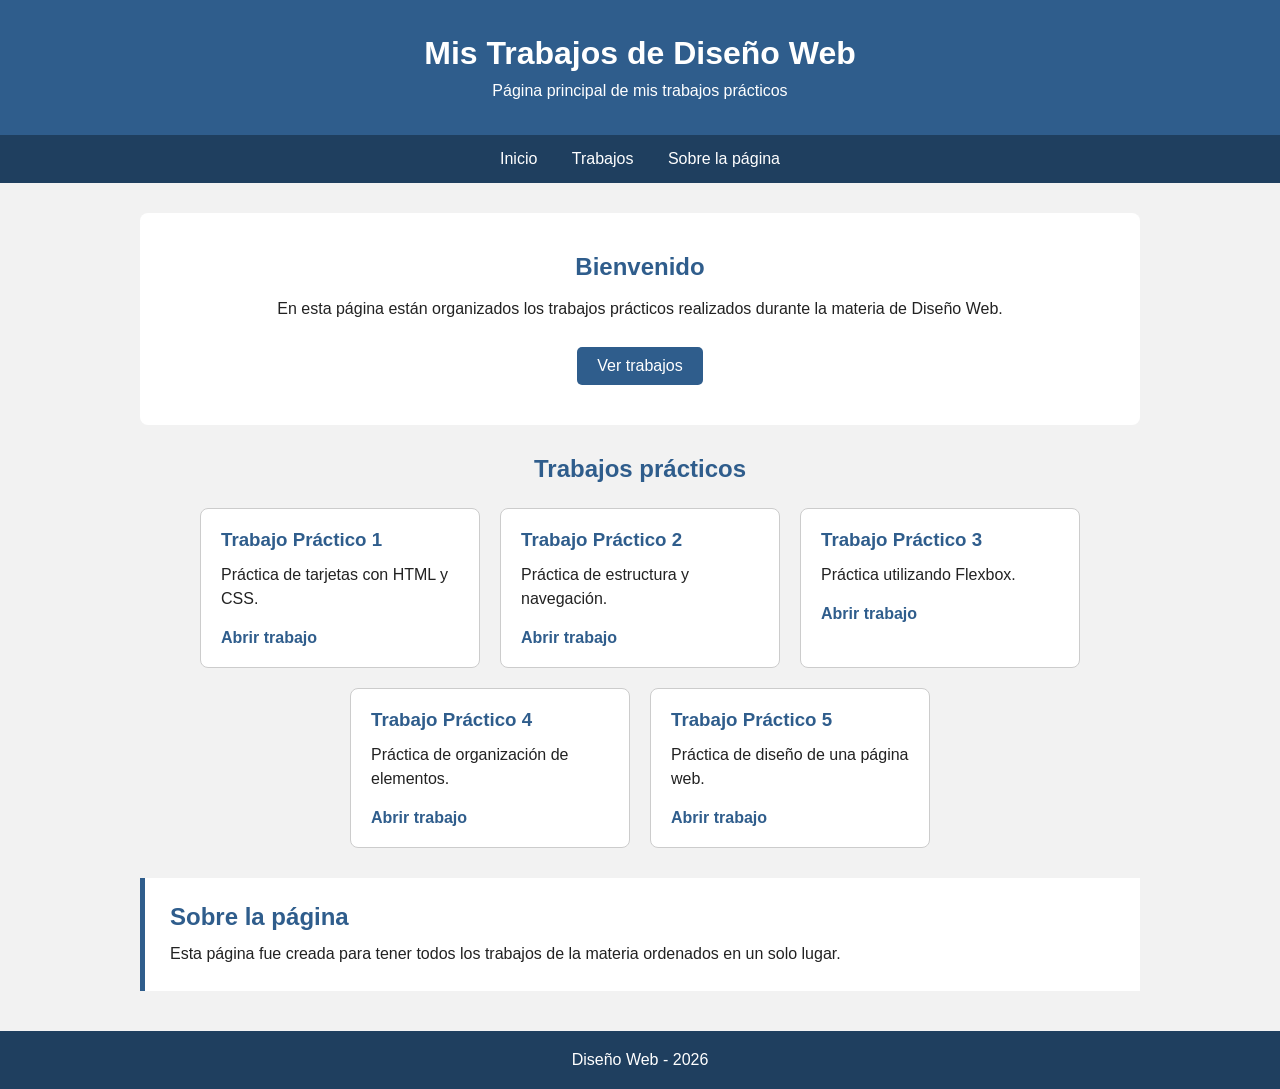
<file: index.html>
<!DOCTYPE html>
<html lang="es">
<head>
    <meta charset="UTF-8">
    <meta name="viewport" content="width=device-width, initial-scale=1.0">
    <title>Mis Trabajos de Diseño Web</title>
    <link rel="stylesheet" href="style.css">
</head>
<body>

    <header>
        <h1>Mis Trabajos de Diseño Web</h1>
        <p>Página principal de mis trabajos prácticos</p>
    </header>

    <nav>
        <a href="#inicio">Inicio</a>
        <a href="#trabajos">Trabajos</a>
        <a href="#sobre-mi">Sobre la página</a>
    </nav>

    <main>
        <section id="inicio" class="inicio">
            <h2>Bienvenido</h2>
            <p>
                En esta página están organizados los trabajos prácticos realizados
                durante la materia de Diseño Web.
            </p>
            <a class="boton" href="#trabajos">Ver trabajos</a>
        </section>

        <section id="trabajos" class="seccion-trabajos">
            <h2>Trabajos prácticos</h2>

            <div class="contenedor-tarjetas">
                <div class="tarjeta">
                    <h3>Trabajo Práctico 1</h3>
                    <p>Práctica de tarjetas con HTML y CSS.</p>
                    <a href="./clase%201/TrabajoPractico1/tarjetas.html" target="_blank">Abrir trabajo</a>
                </div>

                <div class="tarjeta">
                    <h3>Trabajo Práctico 2</h3>
                    <p>Práctica de estructura y navegación.</p>
                    <a href="./clase%201/TrabajoPractico2/index.html" target="_blank">Abrir trabajo</a>
                </div>

                <div class="tarjeta">
                    <h3>Trabajo Práctico 3</h3>
                    <p>Práctica utilizando Flexbox.</p>
                    <a href="./clase%201/TrabajoPractico3/practica-flexbox.html" target="_blank">Abrir trabajo</a>
                </div>

                <div class="tarjeta">
                    <h3>Trabajo Práctico 4</h3>
                    <p>Práctica de organización de elementos.</p>
                    <a href="./clase%201/TrabajoPractico4/index.html" target="_blank">Abrir trabajo</a>
                </div>

                <div class="tarjeta">
                    <h3>Trabajo Práctico 5</h3>
                    <p>Práctica de diseño de una página web.</p>
                    <a href="./clase%201/TrabajoPractico5/index.html" target="_blank">Abrir trabajo</a>
                </div>
            </div>
        </section>

        <section id="sobre-mi" class="sobre">
            <h2>Sobre la página</h2>
            <p>
                Esta página fue creada para tener todos los trabajos de la materia
                ordenados en un solo lugar.
            </p>
        </section>
    </main>

    <footer>
        <p>Diseño Web - 2026</p>
    </footer>

</body>
</html>
</file>
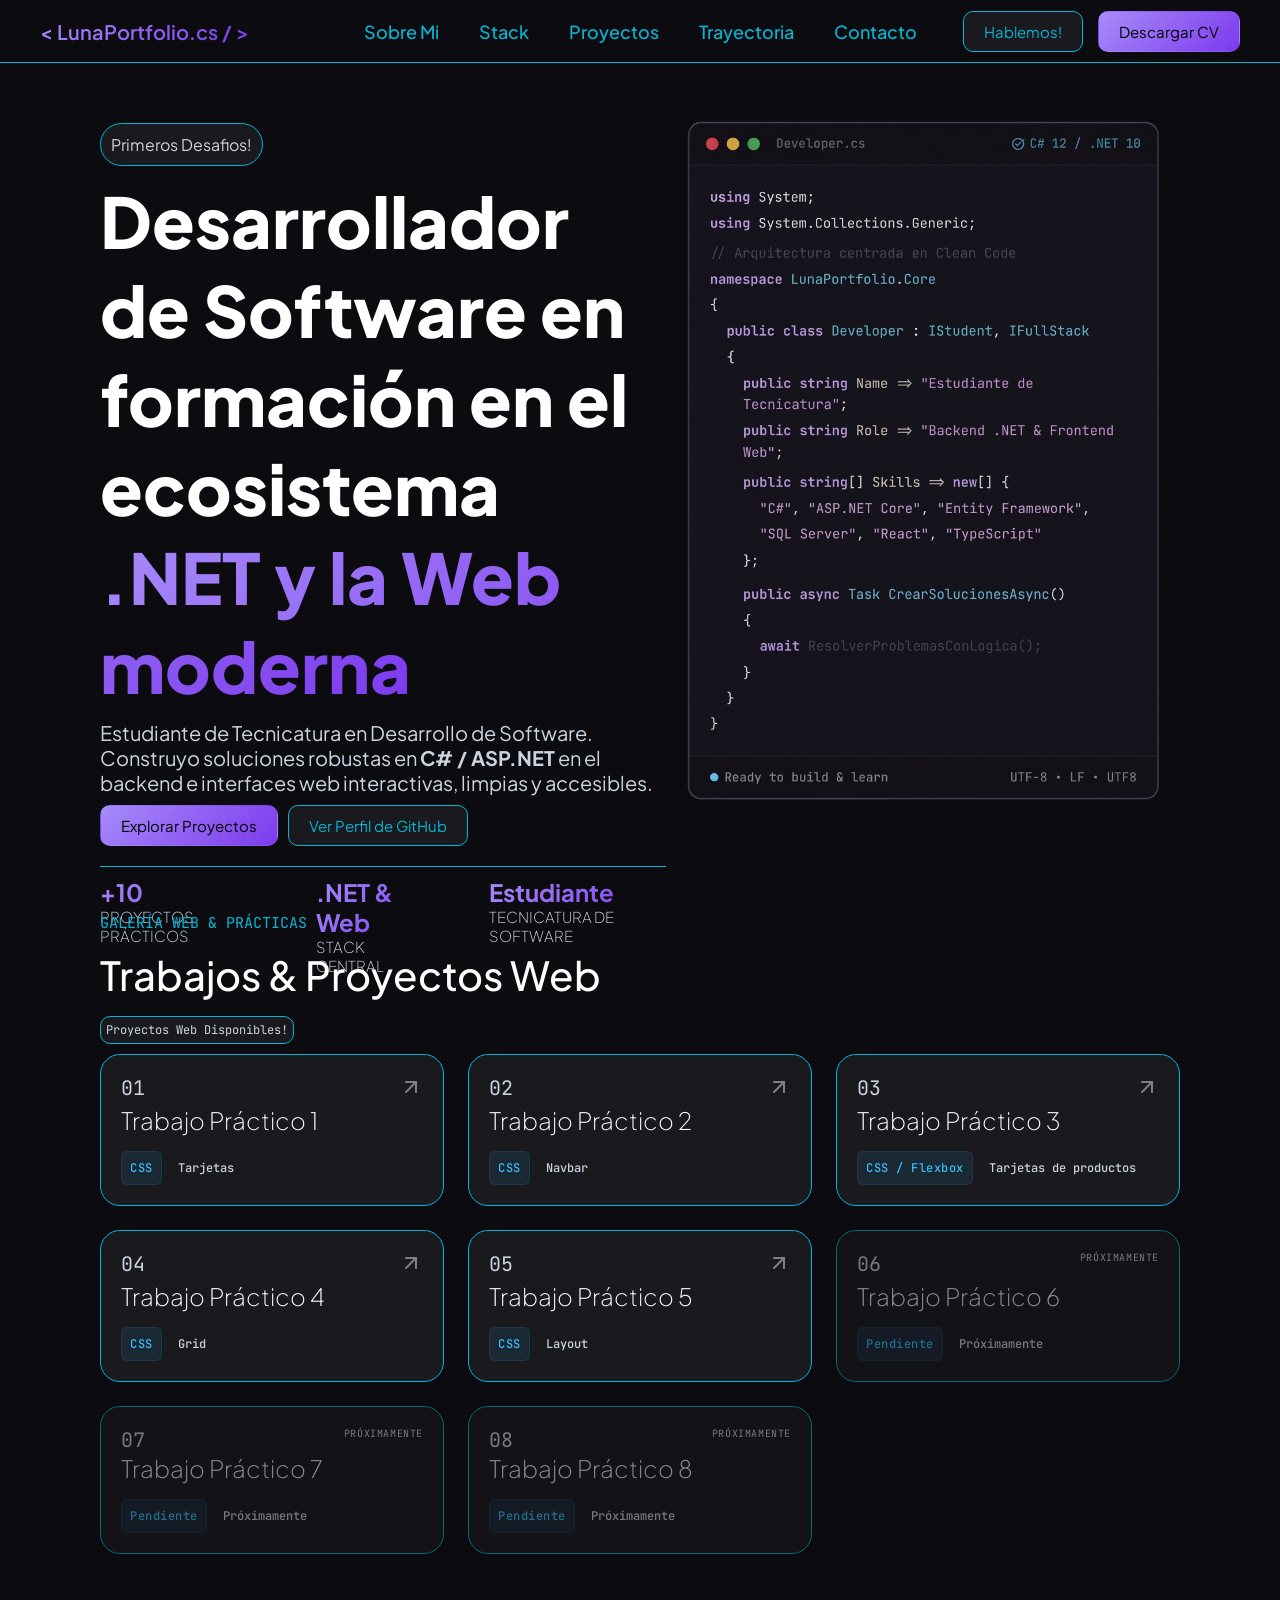
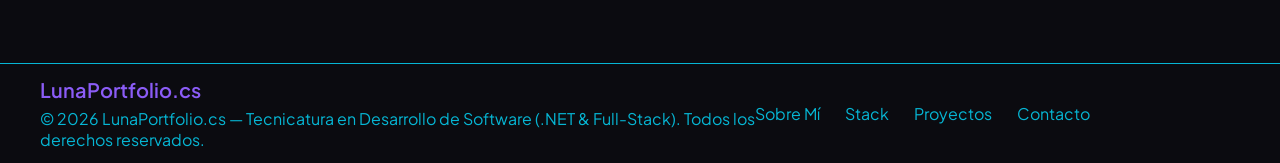
<file: clase 1/index.html>
<!DOCTYPE html>
<html lang="en">
<head>
    <meta charset="UTF-8">
    <meta name="viewport" content="width=device-width, initial-scale=1.0">
    <title>Trabajos Luna Luis</title>
    <link rel="preconnect" href="https://fonts.googleapis.com">
    <link rel="preconnect" href="https://fonts.gstatic.com" crossorigin>
    <link href="https://fonts.googleapis.com/css2?family=Plus+Jakarta+Sans:ital,wght@0,200..800;1,200..800&display=swap" rel="stylesheet">
    <link href="https://fonts.googleapis.com/css2?family=JetBrains+Mono:ital,wght@0,100..800;1,100..800&family=Plus+Jakarta+Sans:ital,wght@0,200..800;1,200..800&display=swap" rel="stylesheet">
    <link rel="stylesheet" href="style.css">
</head>
<body>
    <header>
        <nav class="navbar">
            <div><p><code class="logo">&lt; LunaPortfolio.cs / &gt;</code></p></div>
            <div class="navbar-links">
                <ul>
                    <li><a href="">Sobre Mi</a></li>
                    <li><a href="">Stack</a></li>
                    <li><a href="">Proyectos</a></li>
                    <li><a href="">Trayectoria</a></li>
                    <li><a href="">Contacto</a></li>
                </ul>
            </div>
            <div>
                <button class="btn btn-outline">Hablemos!</button>
                <button class="btn btn-fade">Descargar CV</button>
            </div>
        </nav>
    </header>

    <section>
        <article class="primer-articulo">
            <div class="texto-primer">
                <div class="capsula"><p>Primeros Desafios!</p></div>
                <div class="encabezado"><h1>Desarrollador de Software en formación en el ecosistema <span>.NET y la Web moderna</span> </h1></div>
                <div class="subtexto-1"><p>Estudiante de Tecnicatura en Desarrollo de Software. Construyo soluciones robustas en <strong>C# / ASP.NET</strong>  en el backend e interfaces web interactivas, limpias y accesibles.</p></div>
                <div class="btn-primer">
                    <button class="btn btn-fade">Explorar Proyectos</button> <button class="btn btn-outline">Ver Perfil de GitHub</button>
                </div>
                <div class="subtexto-2">
                    <div>
                        <h2>+10</h2>
                        <p>PROYECTOS PRÁCTICOS</p>  
                    </div>
                    <div>
                        <h2>.NET & Web</h2>
                        <p>STACK CENTRAL</p>
                    </div>
                    <div>
                        <h2>Estudiante</h2> 
                        <p>TECNICATURA DE SOFTWARE</p>
                    </div>
                </div>
            </div>
            <div class="img-primer">
                <img src="codigo.png" alt="">
            </div>
        </article>
        <article class="segundo-articulo">
            <div class="texto-segundo">
                <p>GALERÍA WEB & PRÁCTICAS</p>
                <h2>Trabajos & Proyectos Web</h2>
                <p>Proyectos Web Disponibles!</p>
            </div>
            <div class="tarjetas-segundo">
                <a class="tarjeta-link" href="./TrabajoPractico1/tarjetas.html" target="_blank" rel="noopener noreferrer" aria-label="Abrir Trabajo Práctico 1 en una pestaña nueva">
                    <div class="tarjetas-chicas">
                        <div class="tar-sup"><p>01</p><span class="flecha-link" aria-hidden="true"><svg xmlns="http://www.w3.org/2000/svg" width="24" height="24" viewBox="0 0 24 24" fill="none" stroke="currentColor" stroke-width="2" stroke-linecap="round" stroke-linejoin="round" class="lucide lucide-arrow-up-right preview-icon"><path d="M7 7h10v10"/><path d="M7 17 17 7"/></svg></span></div>
                        <div class="text-tar-chi">
                            <div class="encabezado-tarjeta"><h2>Trabajo Práctico 1</h2></div>
                            <div class="subtexto-3"><p class="tar-tecnologia">CSS</p><p class="tar-descripcion">Tarjetas</p></div>
                        </div>
                    </div>
                </a>

                <a class="tarjeta-link" href="./TrabajoPractico2/index.html" target="_blank" rel="noopener noreferrer" aria-label="Abrir Trabajo Práctico 2 en una pestaña nueva">
                    <div class="tarjetas-chicas">
                        <div class="tar-sup"><p>02</p><span class="flecha-link" aria-hidden="true"><svg xmlns="http://www.w3.org/2000/svg" width="24" height="24" viewBox="0 0 24 24" fill="none" stroke="currentColor" stroke-width="2" stroke-linecap="round" stroke-linejoin="round" class="lucide lucide-arrow-up-right preview-icon"><path d="M7 7h10v10"/><path d="M7 17 17 7"/></svg></span></div>
                        <div class="text-tar-chi">
                            <div class="encabezado-tarjeta"><h2>Trabajo Práctico 2</h2></div>
                            <div class="subtexto-3"><p class="tar-tecnologia">CSS</p><p class="tar-descripcion">Navbar</p></div>
                        </div>
                    </div>
                </a>

                <a class="tarjeta-link" href="./TrabajoPractico3/practica-flexbox.html" target="_blank" rel="noopener noreferrer" aria-label="Abrir Trabajo Práctico 3 en una pestaña nueva">
                    <div class="tarjetas-chicas">
                        <div class="tar-sup"><p>03</p><span class="flecha-link" aria-hidden="true"><svg xmlns="http://www.w3.org/2000/svg" width="24" height="24" viewBox="0 0 24 24" fill="none" stroke="currentColor" stroke-width="2" stroke-linecap="round" stroke-linejoin="round" class="lucide lucide-arrow-up-right preview-icon"><path d="M7 7h10v10"/><path d="M7 17 17 7"/></svg></span></div>
                        <div class="text-tar-chi">
                            <div class="encabezado-tarjeta"><h2>Trabajo Práctico 3</h2></div>
                            <div class="subtexto-3"><p class="tar-tecnologia">CSS / Flexbox</p><p class="tar-descripcion">Tarjetas de productos</p></div>
                        </div>
                    </div>
                </a>

                <a class="tarjeta-link" href="./TrabajoPractico4/index.html" target="_blank" rel="noopener noreferrer" aria-label="Abrir Trabajo Práctico 4 en una pestaña nueva">
                    <div class="tarjetas-chicas">
                        <div class="tar-sup"><p>04</p><span class="flecha-link" aria-hidden="true"><svg xmlns="http://www.w3.org/2000/svg" width="24" height="24" viewBox="0 0 24 24" fill="none" stroke="currentColor" stroke-width="2" stroke-linecap="round" stroke-linejoin="round" class="lucide lucide-arrow-up-right preview-icon"><path d="M7 7h10v10"/><path d="M7 17 17 7"/></svg></span></div>
                        <div class="text-tar-chi">
                            <div class="encabezado-tarjeta"><h2>Trabajo Práctico 4</h2></div>
                            <div class="subtexto-3"><p class="tar-tecnologia">CSS</p><p class="tar-descripcion">Grid</p></div>
                        </div>
                    </div>
                </a>

                <a class="tarjeta-link" href="./TrabajoPractico5/index.html" target="_blank" rel="noopener noreferrer" aria-label="Abrir Trabajo Práctico 5 en una pestaña nueva">
                    <div class="tarjetas-chicas">
                        <div class="tar-sup"><p>05</p><span class="flecha-link" aria-hidden="true"><svg xmlns="http://www.w3.org/2000/svg" width="24" height="24" viewBox="0 0 24 24" fill="none" stroke="currentColor" stroke-width="2" stroke-linecap="round" stroke-linejoin="round" class="lucide lucide-arrow-up-right preview-icon"><path d="M7 7h10v10"/><path d="M7 17 17 7"/></svg></span></div>
                        <div class="text-tar-chi">
                            <div class="encabezado-tarjeta"><h2>Trabajo Práctico 5</h2></div>
                            <div class="subtexto-3"><p class="tar-tecnologia">CSS</p><p class="tar-descripcion">Layout</p></div>
                        </div>
                    </div>
                </a>

                <div class="tarjetas-chicas tarjeta-proximamente">
                    <div class="tar-sup"><p>06</p><span class="estado-proximamente">PRÓXIMAMENTE</span></div>
                    <div class="text-tar-chi">
                        <div class="encabezado-tarjeta"><h2>Trabajo Práctico 6</h2></div>
                        <div class="subtexto-3"><p class="tar-tecnologia">Pendiente</p><p class="tar-descripcion">Próximamente</p></div>
                    </div>
                </div>

                <div class="tarjetas-chicas tarjeta-proximamente">
                    <div class="tar-sup"><p>07</p><span class="estado-proximamente">PRÓXIMAMENTE</span></div>
                    <div class="text-tar-chi">
                        <div class="encabezado-tarjeta"><h2>Trabajo Práctico 7</h2></div>
                        <div class="subtexto-3"><p class="tar-tecnologia">Pendiente</p><p class="tar-descripcion">Próximamente</p></div>
                    </div>
                </div>

                <div class="tarjetas-chicas tarjeta-proximamente">
                    <div class="tar-sup"><p>08</p><span class="estado-proximamente">PRÓXIMAMENTE</span></div>
                    <div class="text-tar-chi">
                        <div class="encabezado-tarjeta"><h2>Trabajo Práctico 8</h2></div>
                        <div class="subtexto-3"><p class="tar-tecnologia">Pendiente</p><p class="tar-descripcion">Próximamente</p></div>
                    </div>
                </div>
            </div>
        </article>
    </section>

    <footer class="footer">
        <div class="texto-footer">
            <h2>
                LunaPortfolio.cs
            </h2>
            <p>
                © 2026 LunaPortfolio.cs — Tecnicatura en Desarrollo de Software (.NET & Full-Stack). Todos los derechos reservados.
            </p>
        </div>
        <div>
            <ul class="links-footer">
                <li><a href="">Sobre Mí</a></li>
                <li><a href="">Stack</a></li>
                <li><a href="">Proyectos</a></li>
                <li><a href="">Contacto</a></li>
            </ul>
        </div>
    </footer>
</body>
</html>
</file>
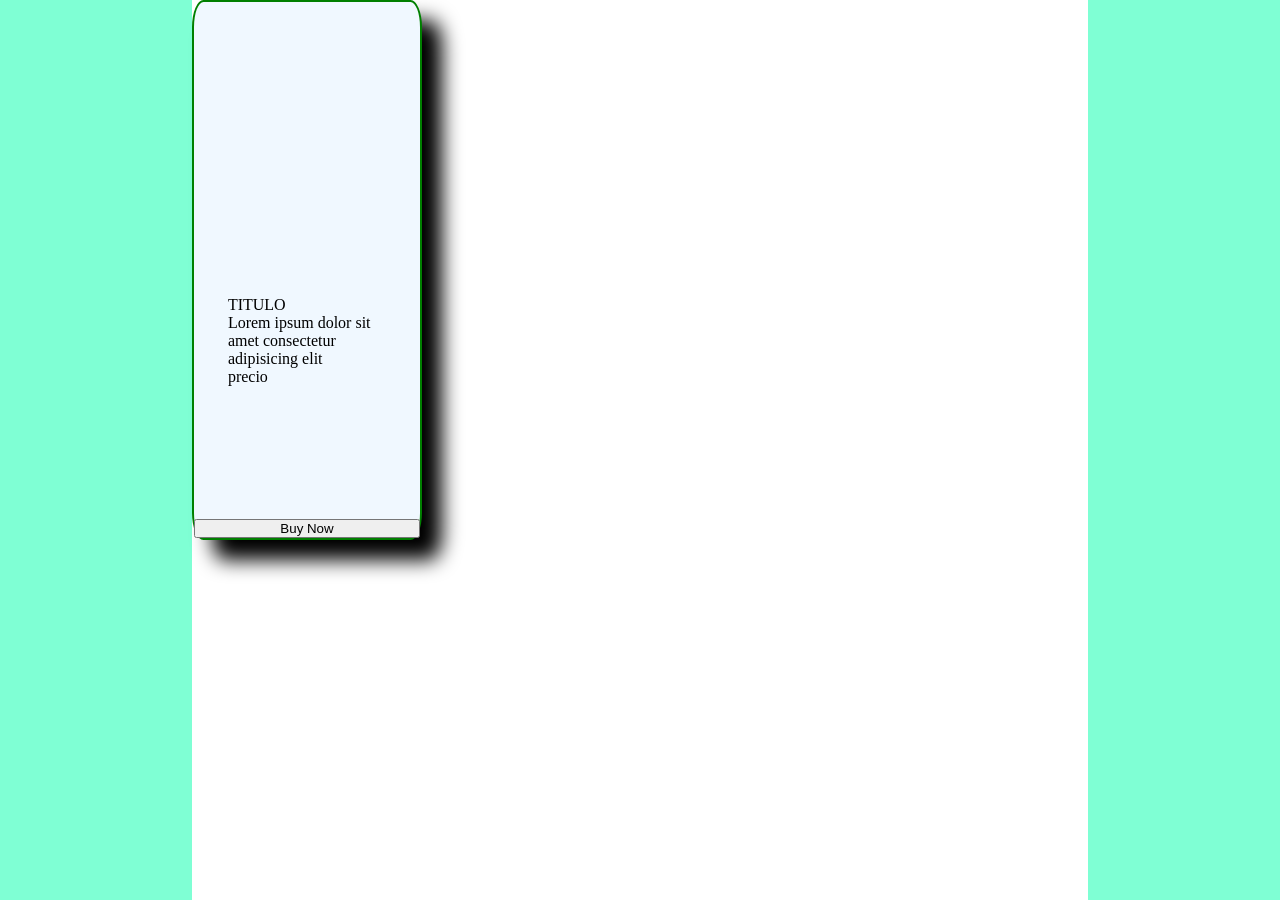
<file: clase 5/index.html>
<!DOCTYPE html>
<html lang="en">
<head>
    <meta charset="UTF-8">
    <meta name="viewport" content="width=device-width, initial-scale=1.0">
    <title>Document</title>
    <link rel="stylesheet" href="style.css">
</head>
<body>
    <section class="contenedor">
        <div class="box">
            <div class="img">
                
            </div>
            <div class="info">
                <p>TITULO</p>
                <P>Lorem ipsum dolor sit amet consectetur adipisicing elit</P>
                <p>precio</p>
            </div>
            <button>Buy Now</button>
        </div>
    </section>
</body>
</html>
</file>
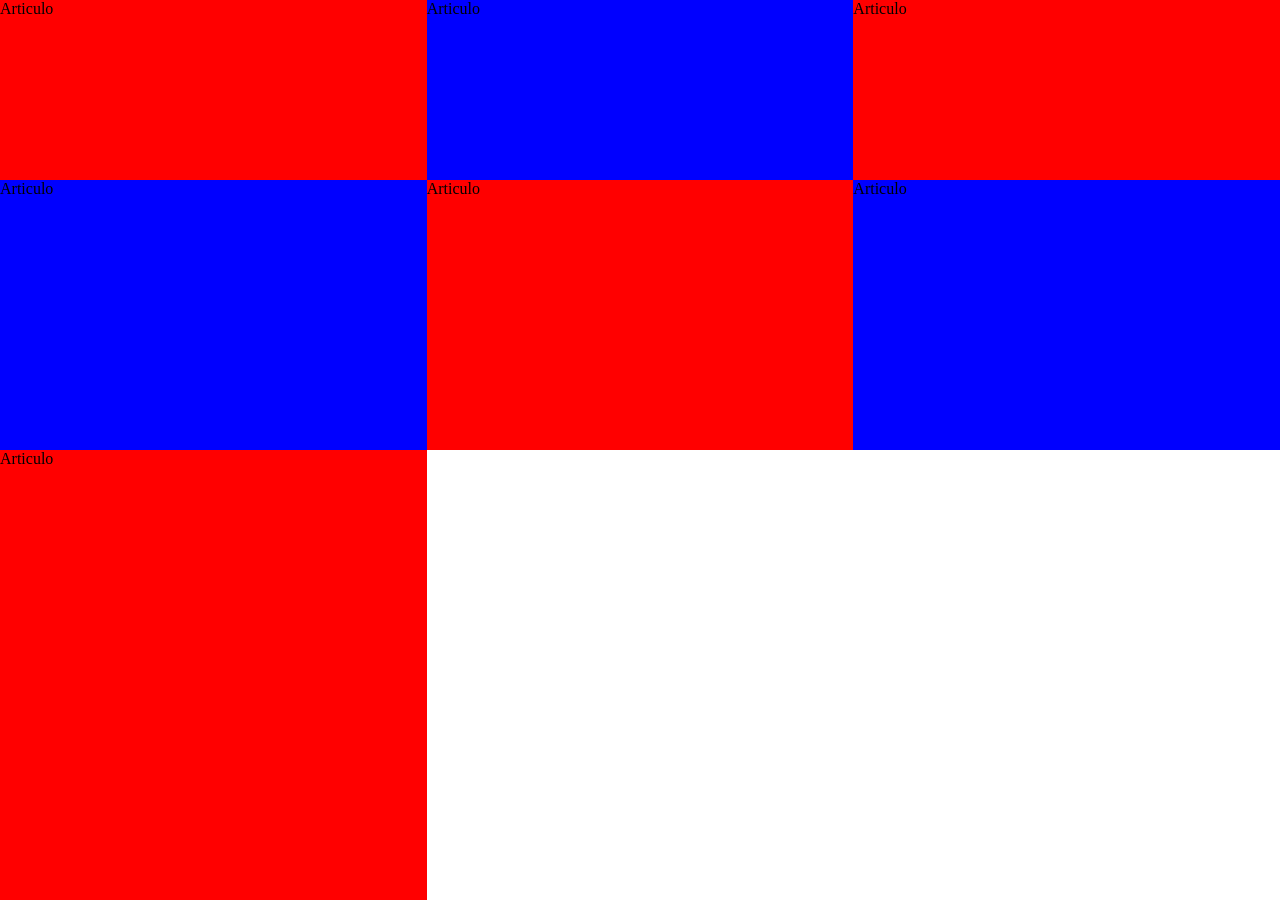
<file: clase 6/index.html>
<!DOCTYPE html>
<html lang="en">
<head>
    <meta charset="UTF-8">
    <meta name="viewport" content="width=device-width, initial-scale=1.0">
    <title>GRID</title>
    <link rel="stylesheet" href="style.css">
</head>
<body>
    <section class="Articulo">Articulo</section>
    <section class="Articulo-2">Articulo</section>
    <section class="Articulo">Articulo</section>
    <section class="Articulo-2">Articulo</section>
    <section class="Articulo">Articulo</section>
    <section class="Articulo-2">Articulo</section>
    <section class="Articulo">Articulo</section>
</body>
</html>
</file>
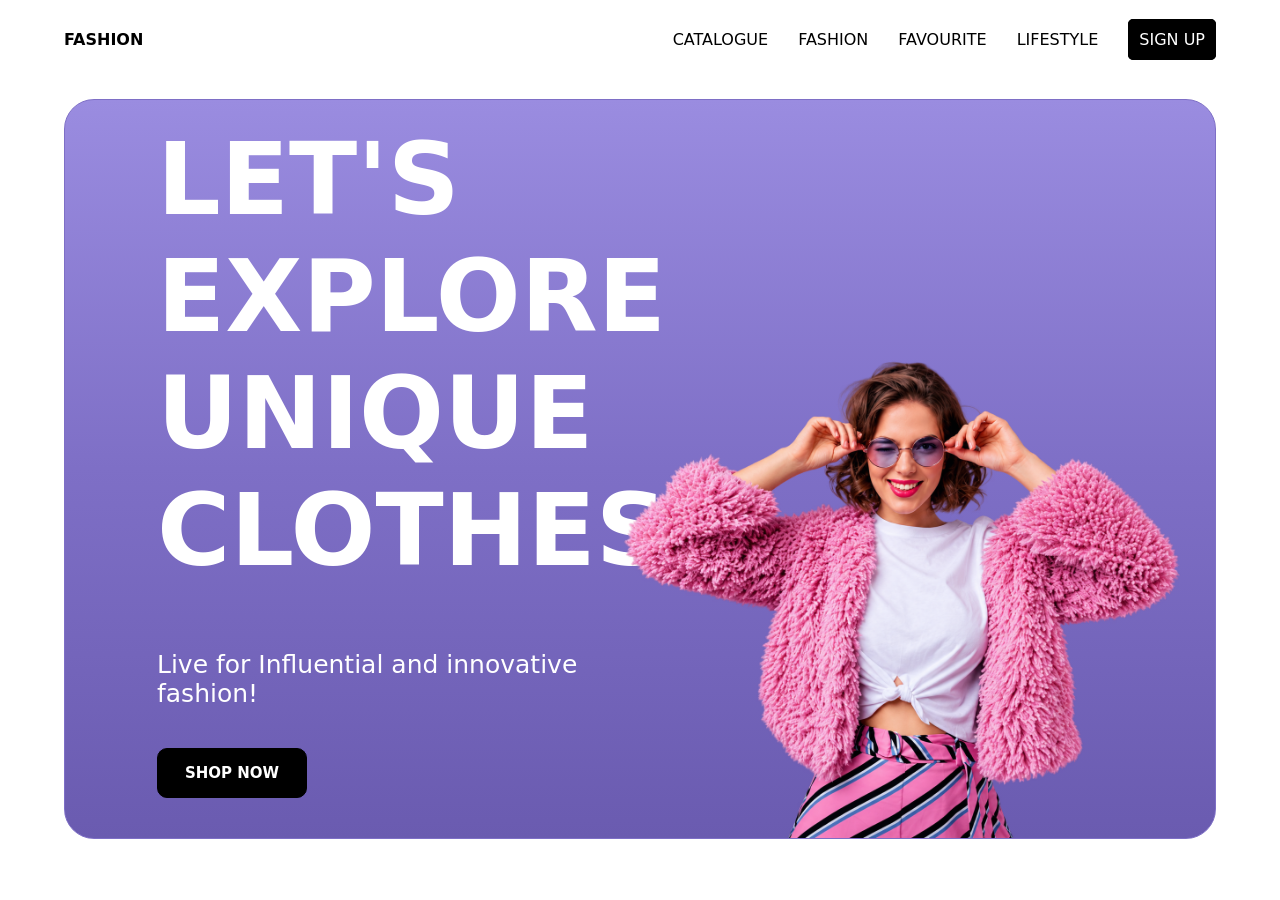
<file: clase 7/index.html>
<!DOCTYPE html>
<html lang="en">
<head>
    <meta charset="UTF-8">
    <meta name="viewport" content="width=device-width, initial-scale=1.0">
    <title>Prototipo</title>
    <link rel="stylesheet" href="style.css">
</head>
<body>
    <section class="contenedor-padre">
        <nav>
            <ul class="navbar">
                <li><div class="icono"><p>FASHION</p></div></li>
                <li>
                    <ul class="navegacion">
                        <li><a href="">CATALOGUE</a></li>
                        <li><a href="">FASHION</a></li>
                        <li><a href="">FAVOURITE</a></li>
                        <li><a href="">LIFESTYLE</a></li>
                        <li><a href="">SIGN UP</a></li>
                    </ul>
                </li>
            </ul>
        </nav>
        <article class="contenedor1">
            <div class="texto-izquierda">
                <div class="encabezado">
                    <p>LET'S</p>
                    <P>EXPLORE</P>
                    <p>UNIQUE</p>
                    <p>CLOTHES.</p>
                </div>
                <div class="descripcion"><p>Live for Influential and innovative fashion!</p></div>
                <button>SHOP NOW</button>
            </div>
            <div class="imagen">
                <img src="image.png" alt="">
            </div>
        </article>
    </section>
</body>
</html>
</file>
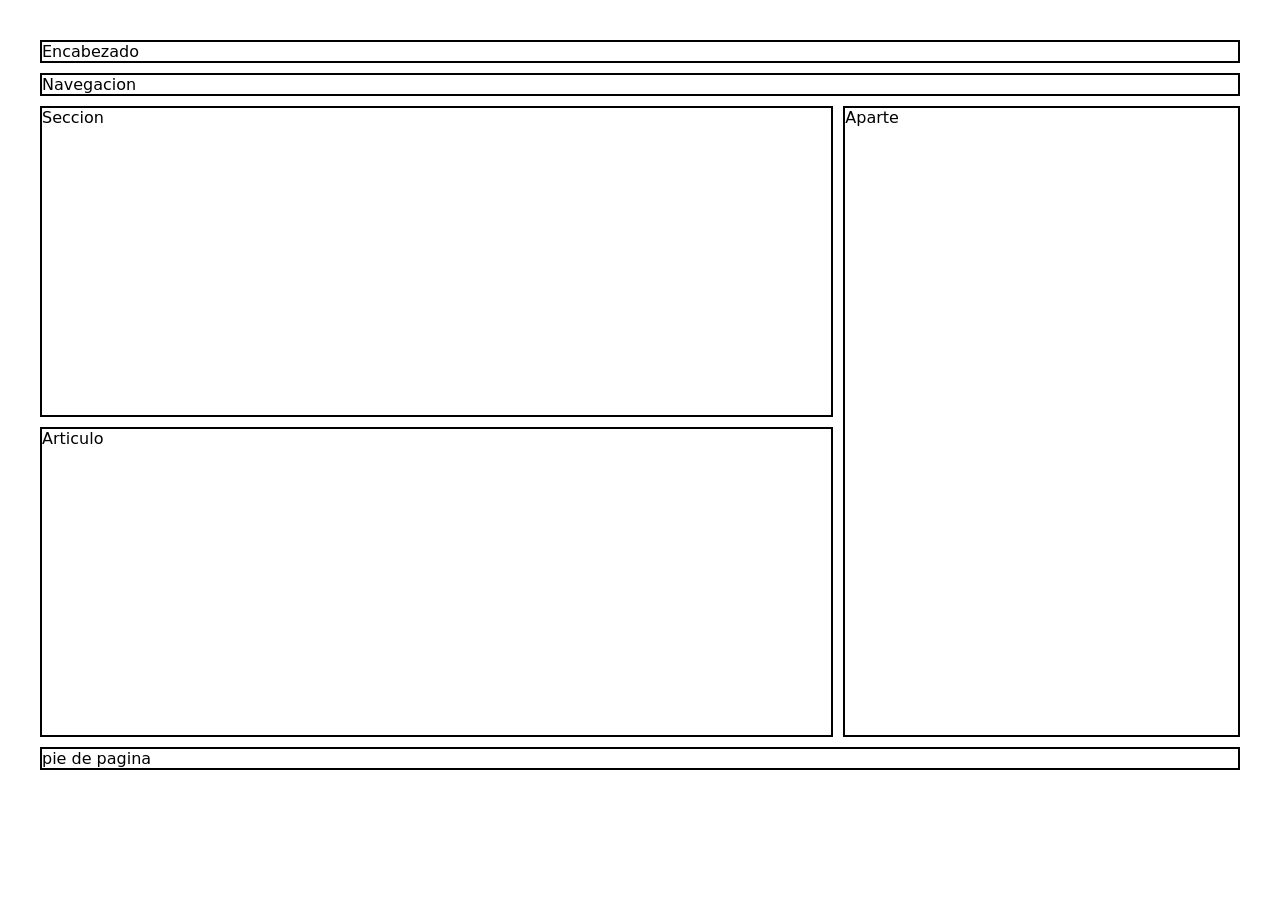
<file: clase 1/TrabajoPractico4/index.html>
<!DOCTYPE html>
<html lang="en">
<head>
    <meta charset="UTF-8">
    <meta name="viewport" content="width=device-width, initial-scale=1.0">
    <title>Grid</title>
    <link rel="stylesheet" href="style.css">
</head>
<body>

    <div class="prueba">
        <header class="caja">
        <p>Encabezado</p>
        </header>
        <nav class="caja">
            <p>Navegacion</p>
        </nav>
        <section class="caja">
            <P>Seccion</P>
        </section>
        <article class="caja">
            <p>Articulo</p>
        </article>
        <aside class="caja">
            <p>Aparte</p>
        </aside>
        <footer class="caja">
            <p>pie de pagina</p>
        </footer>
    </div>
    
    
    
</body>
</html>
</file>
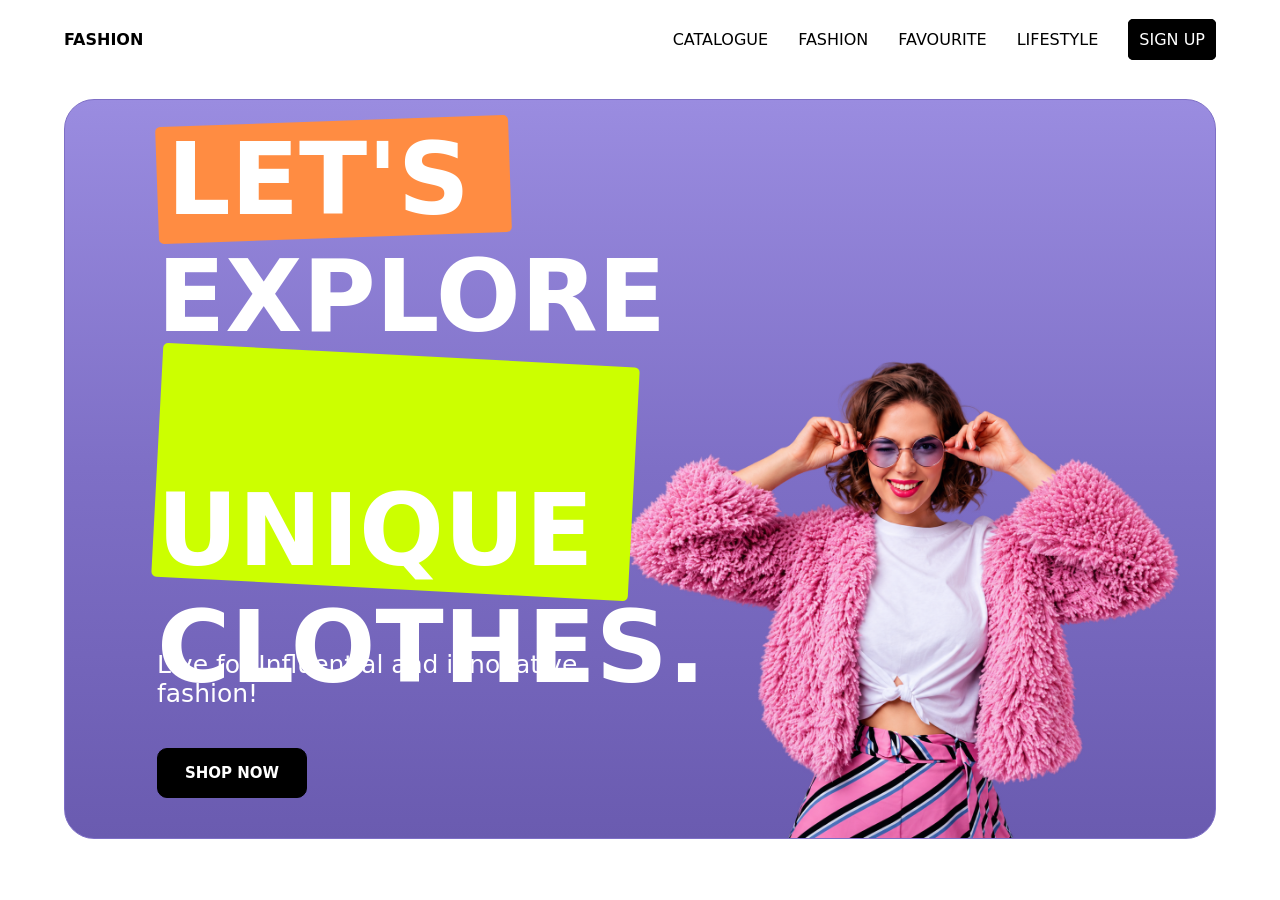
<file: clase 1/TrabajoPractico5/index.html>
<!DOCTYPE html>
<html lang="en">
<head>
    <meta charset="UTF-8">
    <meta name="viewport" content="width=device-width, initial-scale=1.0">
    <title>Prototipo</title>
    <link rel="stylesheet" href="style.css">
</head>
<body>
    <section class="contenedor-padre">
        <nav>
            <ul class="navbar">
                <li><div class="icono"><p>FASHION</p></div></li>
                <li>
                    <ul class="navegacion">
                        <li><a href="">CATALOGUE</a></li>
                        <li><a href="">FASHION</a></li>
                        <li><a href="">FAVOURITE</a></li>
                        <li><a href="">LIFESTYLE</a></li>
                        <li><a href="">SIGN UP</a></li>
                    </ul>
                </li>
            </ul>
        </nav>
        <article class="contenedor1">
            <div class="texto-izquierda">
                <div class="encabezado">
                    <p><span class="resaltado-blanco">LET'S</span></p>
                    <P>EXPLORE</P>
                    <p><span class="resaltado-amarillo">UNIQUE</span></p>
                    <p>CLOTHES.</p>
                </div>
                <div class="descripcion"><p>Live for Influential and innovative fashion!</p></div>
                <button>SHOP NOW</button>
            </div>
            <div class="imagen">
                <img src="image.png" alt="">
            </div>
        </article>
    </section>
</body>
</html>
</file>
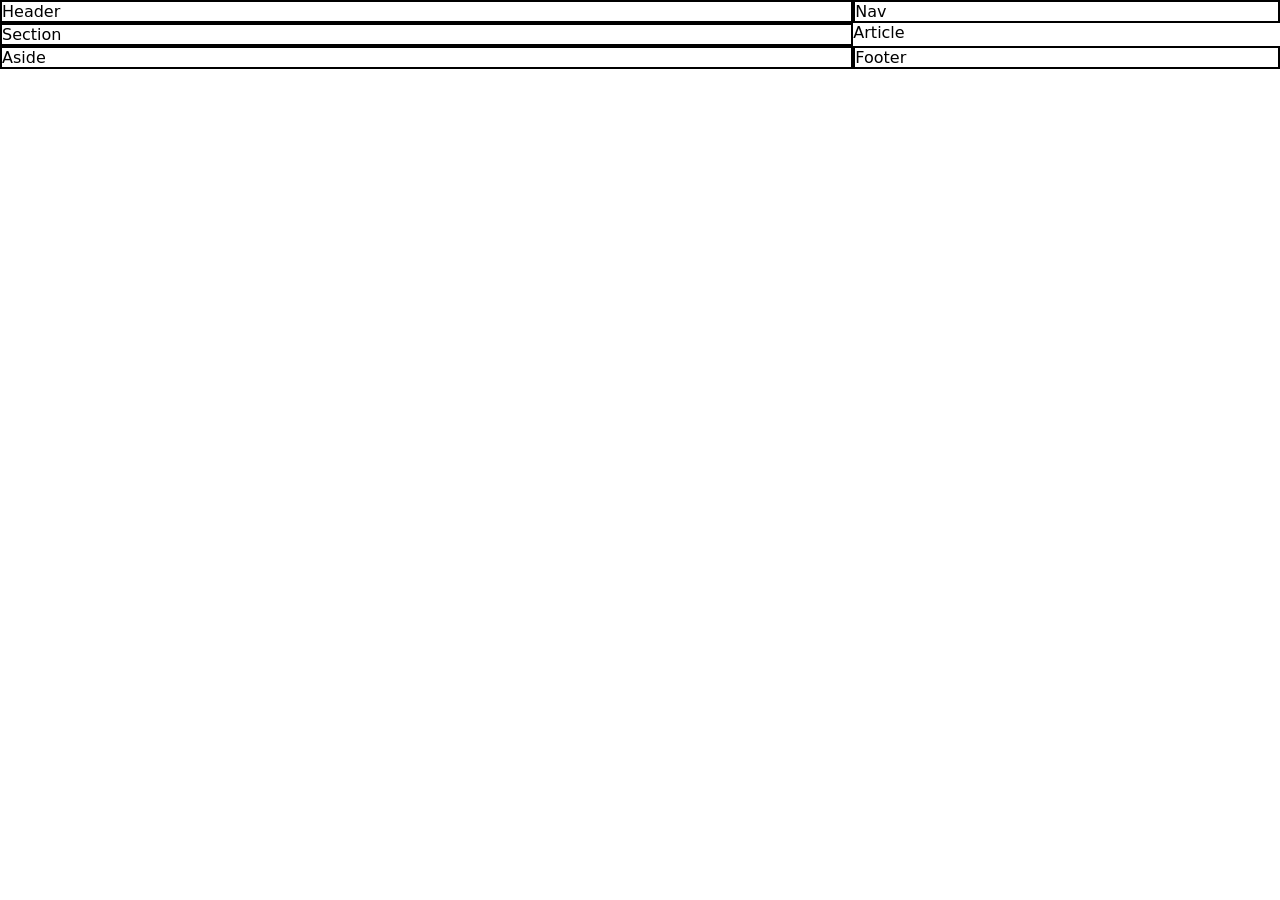
<file: clase 6/tarea/index.html>
<!DOCTYPE html>
<html lang="en">
<head>
    <meta charset="UTF-8">
    <meta name="viewport" content="width=device-width, initial-scale=1.0">
    <title>Grid</title>
    <link rel="stylesheet" href="style.css">
</head>
<body>
    
    <header class="caja">
        <p>Header</p>
    </header>
    <nav class="caja">
        <p>Nav</p>
    </nav>
    <section class="caja">
        <P>Section</P>
    </section>
    <article>
        <p>Article</p>
    </article>
    <aside class="caja">
        <p>Aside</p>
    </aside>
    <footer class="caja">
        <p>Footer</p>
    </footer>
    
</body>
</html>
</file>
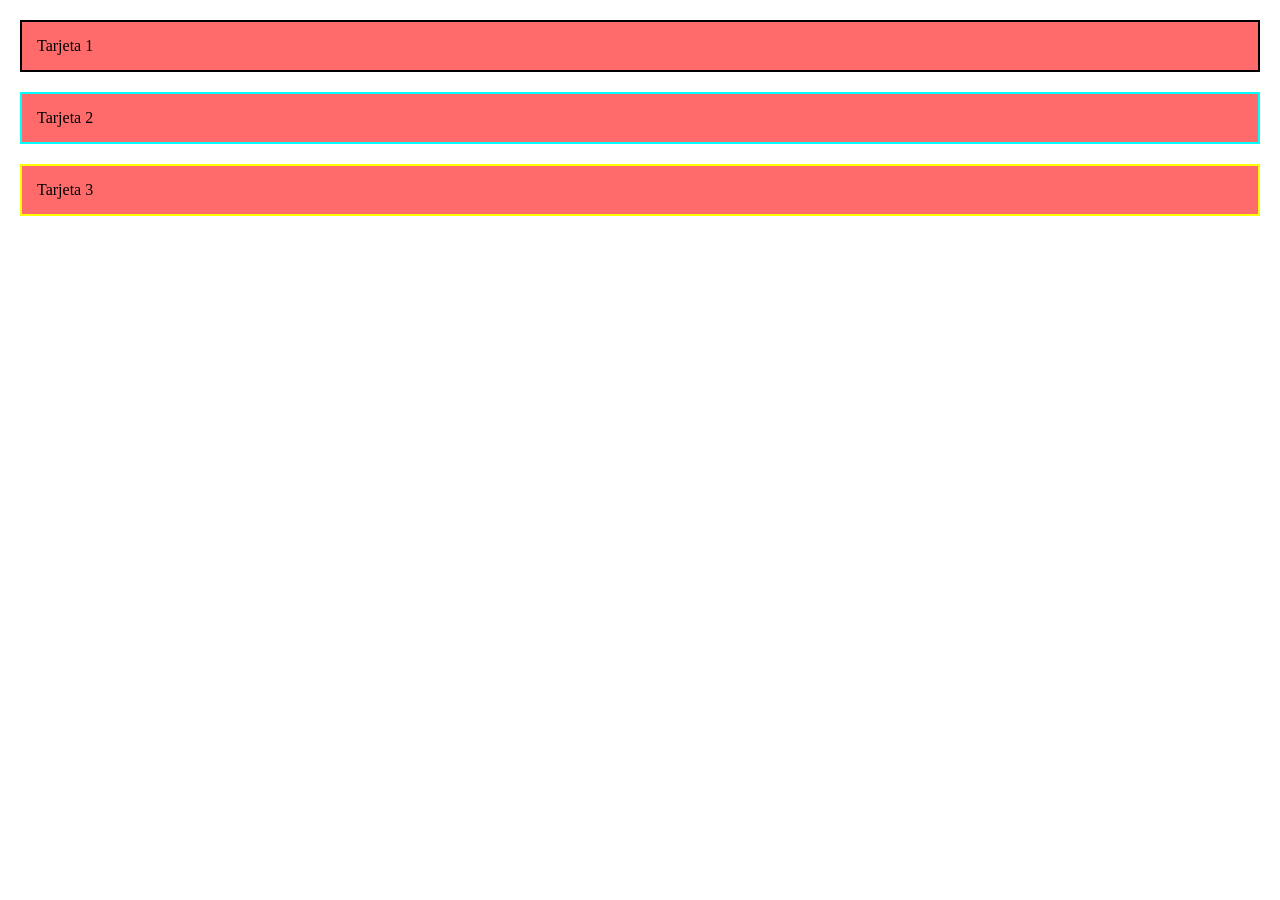
<file: clase 2/tarjetas.html>
<!DOCTYPE html>
<html lang="en">
<head>
    <meta charset="UTF-8">
    <meta name="viewport" content="width=device-width, initial-scale=1.0">
    <title>Document</title>
    <link rel="stylesheet" href="style.css">
</head>
<body>
    <div class="tarjeta1">Tarjeta 1</div>
    <div class="tarjeta2">Tarjeta 2</div>
    <div class="tarjeta3">Tarjeta 3</div>

</body>
</html>
</file>
<file: style.css>
* {
    margin: 0;
    padding: 0;
    box-sizing: border-box;
}

body {
    font-family: Arial, sans-serif;
    background-color: #f2f2f2;
    color: #222;
}

header {
    background-color: #2f5d8c;
    color: white;
    text-align: center;
    padding: 35px 20px;
}

header h1 {
    margin-bottom: 10px;
}

nav {
    background-color: #1f3f5f;
    text-align: center;
    padding: 15px;
}

nav a {
    color: white;
    text-decoration: none;
    margin: 0 15px;
}

nav a:hover {
    text-decoration: underline;
}

main {
    width: 90%;
    max-width: 1000px;
    margin: 30px auto;
}

.inicio {
    background-color: white;
    text-align: center;
    padding: 40px 20px;
    border-radius: 8px;
    margin-bottom: 30px;
}

.inicio h2 {
    color: #2f5d8c;
    margin-bottom: 15px;
}

.inicio p {
    margin-bottom: 25px;
    line-height: 1.6;
}

.boton {
    display: inline-block;
    background-color: #2f5d8c;
    color: white;
    text-decoration: none;
    padding: 10px 20px;
    border-radius: 5px;
}

.seccion-trabajos h2 {
    text-align: center;
    margin-bottom: 25px;
    color: #2f5d8c;
}

.contenedor-tarjetas {
    display: flex;
    flex-wrap: wrap;
    justify-content: center;
    gap: 20px;
}

.tarjeta {
    width: 280px;
    background-color: white;
    border: 1px solid #cccccc;
    border-radius: 8px;
    padding: 20px;
}

.tarjeta h3 {
    color: #2f5d8c;
    margin-bottom: 12px;
}

.tarjeta p {
    margin-bottom: 18px;
    line-height: 1.5;
}

.tarjeta a {
    color: #2f5d8c;
    font-weight: bold;
    text-decoration: none;
}

.tarjeta a:hover {
    text-decoration: underline;
}

.sobre {
    background-color: white;
    margin-top: 30px;
    padding: 25px;
    border-left: 5px solid #2f5d8c;
}

.sobre h2 {
    margin-bottom: 10px;
    color: #2f5d8c;
}

.sobre p {
    line-height: 1.6;
}

footer {
    background-color: #1f3f5f;
    color: white;
    text-align: center;
    padding: 20px;
    margin-top: 40px;
}

@media (max-width: 600px) {
    nav a {
        display: block;
        margin: 10px 0;
    }

    .tarjeta {
        width: 100%;
    }
}
</file>
<file: clase 1/style.css>
:root {
    --primary-color: #8b5cf6;
    --secundary-color: #06B6D4;
    --tertiary-color: #A855F7;
    --tag-tech-color-1: #38bdf8;
    --tag-tech-color-2: rgba(56, 189, 248, 0.1);
    --neutral: #0B0B10;
    --font-primary: 'Plus Jakarta Sans', sans-serif;
    --font-label: 'JetBrains Mono', monospace;
    --fade-color: linear-gradient(135deg, #a78bfa 0%, #7c3aed 100%);
    --text-color: #CBD5E1; 
    --secundary-btn: rgba(255, 255, 255, 0.06);
}

* {
    margin: 0;
    padding: 0;
    box-sizing: border-box;
}

body {
    background-color: var(--neutral);
}

header {
    position: sticky;
    top: 0;
    left: 0;
    z-index: 1000;
}

.navbar {
    display: flex;
    width: 100%;
    height: 7vh;
    padding: 5px 40px;
    justify-content: space-between;
    align-items: center;
    background-color: var(--neutral);
    border-bottom: 1px solid var(--secundary-color);
}

.navbar > div:first-child {
    flex: 1;
}

.navbar-links ul {
    flex: 2;
    display: flex;
    justify-content: center;
    list-style: none;
    gap: 40px;
}

.navbar-links ul a {
    font-family: var(--font-primary);
    color: var(--secundary-color);
    text-decoration: none;
    font-weight: 500;
    font-size: 18px;
}

.navbar > div:last-child {
    flex: 1;
    display: flex;
    justify-content: flex-end;
    gap: 15px;
}

.navbar-links {
    display: flex;
}

.logo {
    font-family: var(--font-primary);
    font-weight: 600;
    font-size: 20px;
    background: var(--fade-color);
    background-clip: text;
    color: transparent;
}

.btn {
    font-family: var(--font-primary);
    padding: 10px 20px;
    border-radius: 10px;
    border: 1px solid transparent;
    font-weight: 400;
    font-size: 15px;

}

.btn.btn-fade {
    background:  var(--fade-color);
    transition: all 0.2s ease-in-out;
}

.btn.btn-outline {
    background-color: var(--secundary-btn);
    color: var(--secundary-color);
    border: 1px solid var(--secundary-color);
    transition: all 0.2s ease-in-out;
}

.btn.btn-outline:hover {
    background-color: color-mix(in srgb, var(--secundary-color) 15%, transparent);
}

.btn.btn-fade:hover {
    box-shadow: 0 0 12px 0 var(--primary-color);
}

section {
    font-family: var(--font-primary);
}

.primer-articulo {
    display: flex;
    padding: 50px 100px;
    gap: 10px;
    width: 100%;
    height: 800px;
}

.texto-primer {
    display: flex;
    flex-direction: column;
    justify-content: space-between;
    gap: 10px;
    width: 60%;
}

.capsula {
    padding: 10px 0 0 0;
}

.capsula p {
    color: var(--text-color );
    border: 1px solid var(--secundary-color);
    background-color: var(--secundary-btn);
    border-radius: 50px;
    padding: 10px;
    display: inline-block;

}

.encabezado h1 {
    font-size: 70px;
    font-weight: 900;
    color: white;
}

.encabezado h1 span {
    background: var(--fade-color);
    background-clip: text;
    color: transparent;
}

.subtexto-1 {
    color: var(--text-color);
    font-size: 20px;
}

.btn-primer {
    display: flex;
    gap: 10px;
    padding: 0 0 20px 0;
    border-bottom: 1px solid var(--secundary-color);
}

.subtexto-2 {
    display: flex;
    gap: 60px;
    padding: 0 0 15px 0;
}

.subtexto-2 div h2 {
    background: var(--fade-color);
    background-clip: text;
    color: transparent;
}

.subtexto-2 div p {
    color: var(--text-color);
    font-weight: 200;
    font-size: 15px;
}

.img-primer {
    display: flex;
    justify-content: center;
    width: 50%;
    height: 100%;
}
.img-primer img {
    width: auto;
    height: 100%;
}


.footer {
    background-color: var(--neutral);
    font-family: var(--font-primary);
    display: flex;
    width: 100%;
    height: 100px;
    justify-content: space-between;
    align-items: center;
    padding: 5px 40px;
    border-top: 1px solid var(--secundary-color);
}

.texto-footer {
    flex: 3;
    width: 100%;
}

.texto-footer h2 {
    color: var(--primary-color);
    font-weight: 600;
    font-size: 20px;
    padding: 10px 0 3px 0;
}

.texto-footer p {
    color: var(--secundary-color);
    padding: 3px 0 10px 0;
}

.footer:last-child {
    flex: 1;
}

.links-footer {
    display: flex;
    width: 100%;
    justify-content: space-between;
    list-style: none;
    padding: 0 150px 0 0;
    gap: 25px;
}

.links-footer a {
    text-decoration: none;
    color: var(--secundary-color);
}

.segundo-articulo {
    display: flex;
    flex-direction: column;
    padding: 50px 100px;
    gap: 10px;
    width: 100%;
    height: 800px;
}

.texto-segundo {
    display: flex;
    flex-direction: column;
    gap: 1rem;
}

.texto-segundo p:first-child {
    color: var(--secundary-color);
    font-size: 15px;
    font-family: var(--font-label);
}

.texto-segundo h2 {
    color: white;
    font-weight: 500;
    font-size: 40px;
}

.texto-segundo p:last-child {
    display: inline-block;
    align-self: flex-start;
    padding: 5px;
    color: var(--text-color);
    font-family: var(--font-label);
    font-size: 12px;
    border: 1px solid var(--secundary-color);
    border-radius: 10px;
    background-color: var(--secundary-btn);
}

.tarjetas-chicas {
    display: flex;
    flex-direction: column;
    justify-content: space-between;
    border: 1px solid var(--secundary-color);
    background-color: var(--secundary-btn);
    border-radius: 20px;
    padding: 20px;
}

.tar-sup {
    display: flex;
    justify-content: space-between;
    font-family: var(--font-label);
    font-size: 20px;
    color: var(--text-color);
}

.encabezado-tarjeta h2{
    color: white;
    font-weight: 100;
}

.subtexto-3 {
    display: flex;
    gap: 1rem;
    align-items: center;
}

.text-tar-chi {
    display: flex;
    flex-direction: column;
    justify-content: space-between;
    gap: 1rem;
}

.tarjetas-segundo {
    display: grid;
    grid-template-columns: repeat(auto-fit, minmax(320px,1fr));
    gap: 1.5rem;
    height: 350px;
}

.flecha-link svg {
    color: grey;
}

.tar-tecnologia {
    font-family: var(--font-label);
    padding: 8px;
    background-color: var(--tag-tech-color-2);
    color: var(--tag-tech-color-1);
    font-weight: 500;
    font-size: 12px;
    border: 1px solid var(--tag-tech-color-2);
    border-radius: 6px;
    letter-spacing: 0.5px;
}

.tar-descripcion {
    background-color: transparent;
    font-family: var(--font-label);
    color: var(--text-color);
    font-size: 12px;
    font-weight: 500;
}

/* Tarjetas de trabajos: toda la tarjeta abre el TP en una pestaña nueva */
.tarjeta-link {
    display: block;
    min-width: 0;
    text-decoration: none;
    color: inherit;
}

.tarjeta-link .tarjetas-chicas {
    height: 100%;
    transition: transform 0.2s ease-in-out, border-color 0.2s ease-in-out, box-shadow 0.2s ease-in-out;
}

.tarjeta-link:hover .tarjetas-chicas,
.tarjeta-link:focus-visible .tarjetas-chicas {
    transform: translateY(-4px);
    border-color: var(--primary-color);
    box-shadow: 0 0 18px rgba(139, 92, 246, 0.18);
}

.tarjeta-link:focus-visible {
    outline: 2px solid var(--secundary-color);
    outline-offset: 4px;
    border-radius: 20px;
}

.estado-proximamente {
    font-family: var(--font-label);
    font-size: 10px;
    letter-spacing: 0.6px;
    color: var(--text-color);
}

.tarjeta-proximamente {
    opacity: 0.55;
}
</file>
<file: clase 5/style.css>
* {
    padding: 0;
    margin: 0;
    box-sizing: border-box;
}

body {
    background-color: aquamarine;
    display: flex;
    justify-content: center;
}

.contenedor {
    background-color: white;
    width: 70%;
    height: 100vh;
}

.box {
    background-color: aliceblue;
    width: 230px;
    height: 60%;
    border: 2px solid green;
    border-radius: 5%;
    box-shadow: 20px 20px 20px black;
    display: flex;
    flex-direction: column;
    justify-content: space-between;
}

.img {
    width: 100%;
    height: 30%;
    background-image: ;
    background-size: cover;

}

.info {
    padding: 15%;
}
</file>
<file: clase 6/style.css>
* {
    margin: 0;
    padding: 0;
    box-sizing: border-box;
}

body {
    height: 100vh;
    display: grid;
    grid-template-columns: repeat(3,1fr);
    grid-template-rows: 2fr 3fr 5fr;
}

.Articulo {
    background-color: red;
}

.Articulo-2 {
    background-color: blue;
}
</file>
<file: clase 7/style.css>
* {
    margin: 0;
    padding: 0;
    box-sizing: border-box;
    font-family: system-ui, -apple-system, BlinkMacSystemFont, 'Segoe UI', Roboto, Oxygen, Ubuntu, Cantarell, 'Open Sans', 'Helvetica Neue', sans-serif;
}

.contenedor-padre {
    display: flex;
    flex-direction: column;
    justify-content: space-between;
    padding-left: 5%;
    padding-right: 5%;
}

nav {
    width: 100%;
    padding-top: 30px;
    padding-bottom: 50px;
}

.icono p {
    font-weight: 900;
}

.navbar {
    display: flex;
    justify-content: space-between;
    list-style: none;
    color: black;

}

.navbar a {
    text-decoration: none;
    
}

.navbar ul {
    list-style: none;
}

.navegacion {
    display: flex;
    justify-content: space-between;
    gap: 30px;
}

.navegacion a {
    color: black;
}

.navegacion  :last-child a {
    border: 1px solid black;
    border-radius: 5px;
    background-color: black;
    padding: 10px;
    color: white;
}

.contenedor1 {
    display: flex;
    justify-content: space-between;
    border: 1px solid rgb(126, 111, 198);
    border-radius: 30px;
    background: linear-gradient(

        to bottom,

        #9A8CE0 0%,

        #7E6FC6 50%,

        #6A5BB0 100%

    );  
}

.texto-izquierda {
    display: flex;
    flex-direction: column;
    justify-content: space-around;
    padding-left: 8%;
    width: 45%;
}

.encabezado {
    height: 550px;
    font-size: 100px;
    font-weight: 900;
    padding-top: 5%;
    color: white;
}

.descripcion {
    font-size: 25px;
    color: white;
}

.imagen {
    display: flex;
    width: 55%;
    align-items: end;
}

.imagen img {
    width: 100%;
    height: auto;
    border-radius: 0 0 30px 0;
    bottom: 100%;
}

.texto-izquierda button {
    height: 50px;
    width: 150px;
    font-size: 15px;
    font-weight: 700;
    border: 1px solid black;
    border-radius: 10px;
    background-color: black;
    padding: 10px;
    margin: 40px 0 40px 0;
    color: white;
}
</file>
<file: clase 1/TrabajoPractico4/style.css>
* {
    margin: 0%;
    padding: 0%;
    box-sizing: border-box;
    font-family: system-ui, -apple-system, BlinkMacSystemFont, 'Segoe UI', Roboto, Oxygen, Ubuntu, Cantarell, 'Open Sans', 'Helvetica Neue', sans-serif;
}

div {
    padding: 40px;
}

.prueba {
    width: auto;
    min-height: 90vh;
    display: grid;
    grid-template-columns: 2fr 1fr ;
    grid-template-rows: auto auto 1fr 1fr auto;
    grid-template-areas: 
    "header header"
    "nav nav"
    "section aside"
    "article aside"
    "footer footer"
    ;
    gap: 10px;
}

header {
    grid-area: header;
}

nav {
    grid-area: nav;
}

section {
    grid-area: section;
}

article {
    grid-area: article;
}

aside {
    grid-area: aside;
}

footer {
    grid-area: footer;
}

.caja {
    border: 2px solid  black;
}
</file>
<file: clase 1/TrabajoPractico5/style.css>
* {
    margin: 0;
    padding: 0;
    box-sizing: border-box;
    font-family: system-ui, -apple-system, BlinkMacSystemFont, 'Segoe UI', Roboto, Oxygen, Ubuntu, Cantarell, 'Open Sans', 'Helvetica Neue', sans-serif;
}

.contenedor-padre {
    display: flex;
    flex-direction: column;
    justify-content: space-between;
    padding-left: 5%;
    padding-right: 5%;
}

nav {
    width: 100%;
    padding-top: 30px;
    padding-bottom: 50px;
}

.icono p {
    font-weight: 900;
}

.navbar {
    display: flex;
    justify-content: space-between;
    list-style: none;
    color: black;

}

.navbar a {
    text-decoration: none;
    
}

.navbar ul {
    list-style: none;
}

.navegacion {
    display: flex;
    justify-content: space-between;
    gap: 30px;
}

.navegacion a {
    color: black;
    font-weight: 400;
}

.navegacion  :last-child a {
    border: 1px solid black;
    border-radius: 5px;
    background-color: black;
    padding: 10px;
    color: white;
}

.contenedor1 {
    display: flex;
    justify-content: space-between;
    border: 1px solid rgb(126, 111, 198);
    border-radius: 30px;
    background: linear-gradient(

        to bottom,

        #9A8CE0 0%,

        #7E6FC6 50%,

        #6A5BB0 100%

    );  
}

.texto-izquierda {
    display: flex;
    flex-direction: column;
    justify-content: space-around;
    padding-left: 8%;
    width: 45%;
}

.encabezado {
    height: 550px;
    font-size: 100px;
    font-weight: 900;
    padding-top: 5%;
    color: white;
}

.descripcion {
    font-size: 25px;
    color: white;
}

.imagen {
    display: flex;
    width: 55%;
    align-items: end;
}

.imagen img {
    width: 100%;
    height: auto;
    border-radius: 0 0 30px 0;
    bottom: 100%;
}

.texto-izquierda button {
    height: 50px;
    width: 150px;
    font-size: 15px;
    font-weight: 700;
    border: 1px solid black;
    border-radius: 10px;
    background-color: black;
    padding: 10px;
    margin: 40px 0 40px 0;
    color: white;
}

.resaltado-blanco,
.resaltado-amarillo {
    position: relative;
    padding: 0 10px;
    z-index: 1;
}

.resaltado-blanco::before,
.resaltado-amarillo::before {
    content: ' ';
    position: absolute;
    top: 0;
    left: 0;
    width: 100%;
    height: 100%;
    padding: 0 30px 0 0;
    z-index: -1;
    border-radius: 5px;
}

.resaltado-blanco::before {
    background-color: #FF8C42;
    transform: rotate(-2deg);
}

.resaltado-amarillo::before {
    background-color: #CCFF00;
    transform: rotate(3deg);
}
</file>
<file: clase 6/tarea/style.css>
* {
    margin: 0%;
    padding: 0%;
    box-sizing: border-box;
    font-family: system-ui, -apple-system, BlinkMacSystemFont, 'Segoe UI', Roboto, Oxygen, Ubuntu, Cantarell, 'Open Sans', 'Helvetica Neue', sans-serif;
}

body {
    display: grid;
    grid-template-columns: 2fr 1fr ;
}

.caja {
    border: 2px solid  black;
}
</file>
<file: clase 2/style.css>
*{
    margin: 0;
    padding: 0;
    box-sizing: border-box;
}

.tarjeta1{
    background-color: #ff6b6b;
    border: 2px solid black;
    padding: 15px;
    margin: 20px;
}

.tarjeta2{
    background-color: #ff6b6b;
    border: 2px solid aqua;
    padding: 15px;
    margin: 20px;
}

.tarjeta3{
    background-color: #ff6b6b;
    border: 2px solid yellow;
    padding: 15px;
    margin: 20px;
}
</file>
